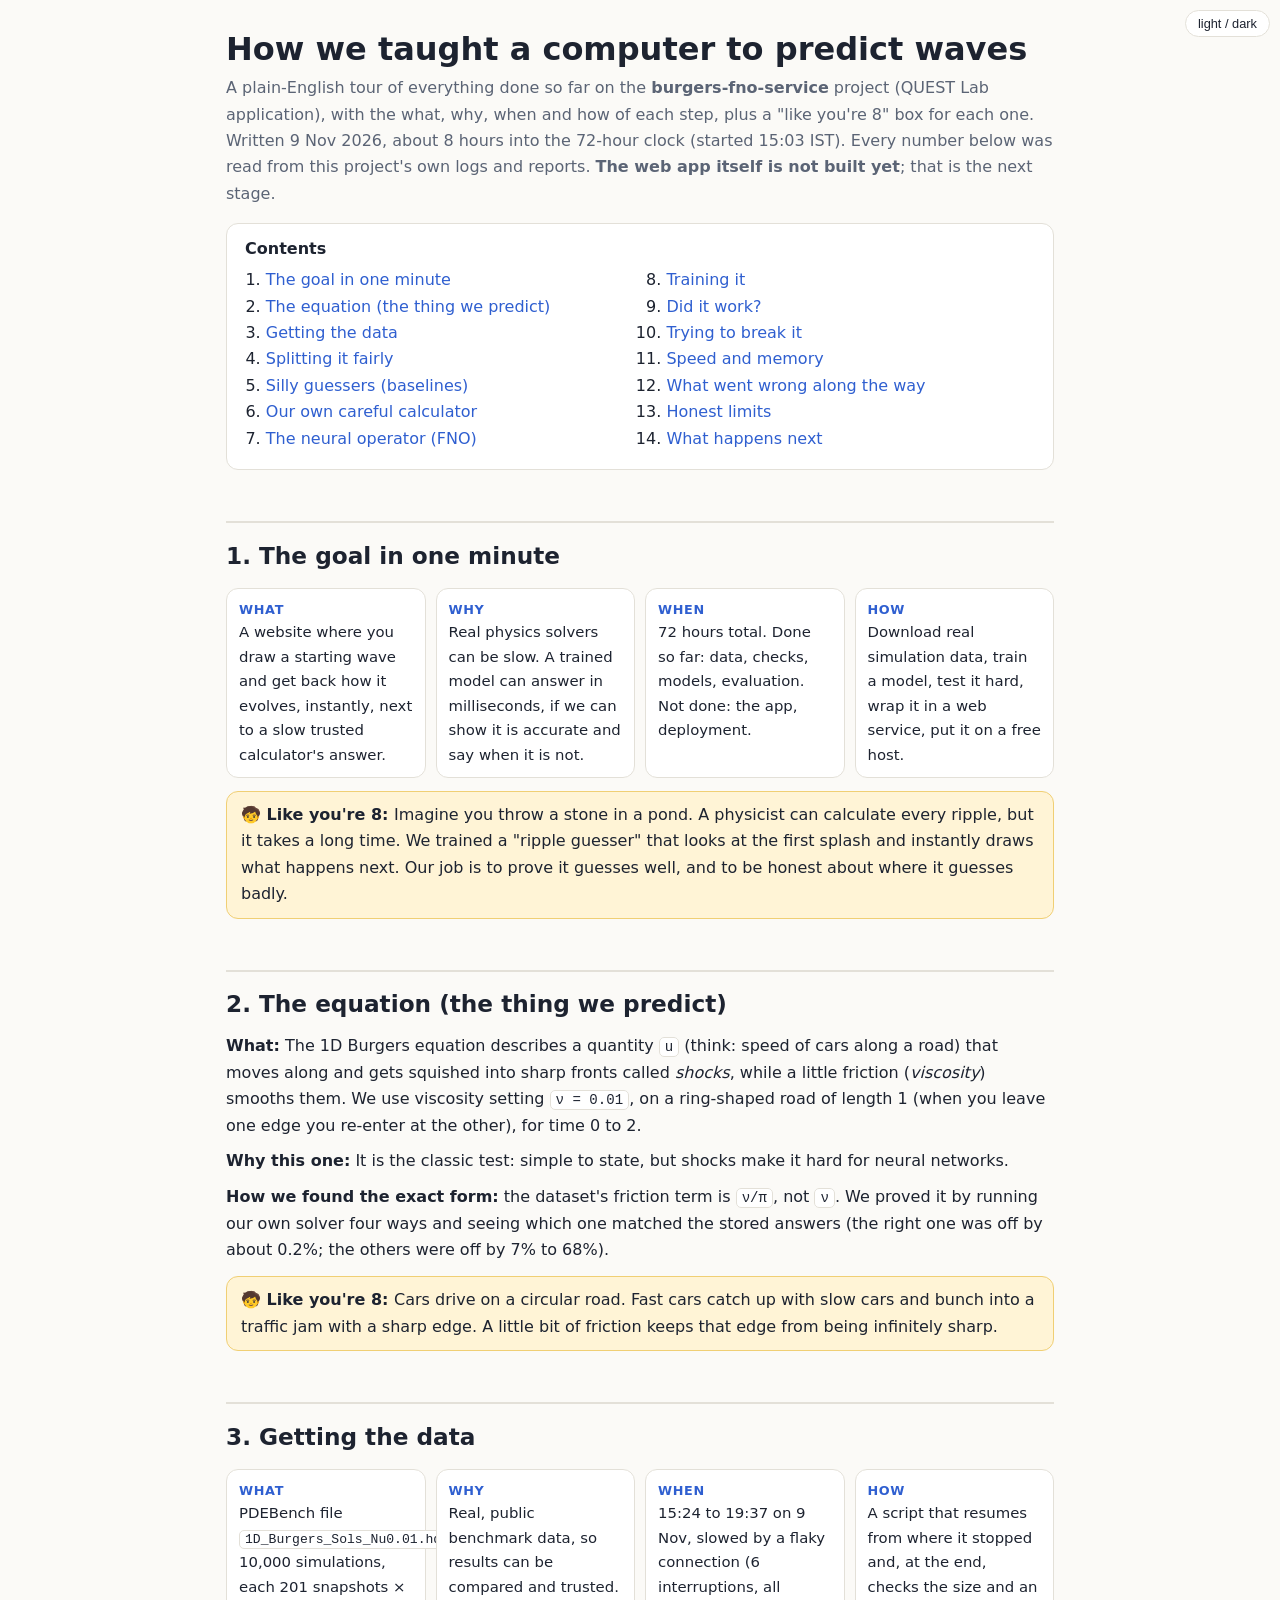
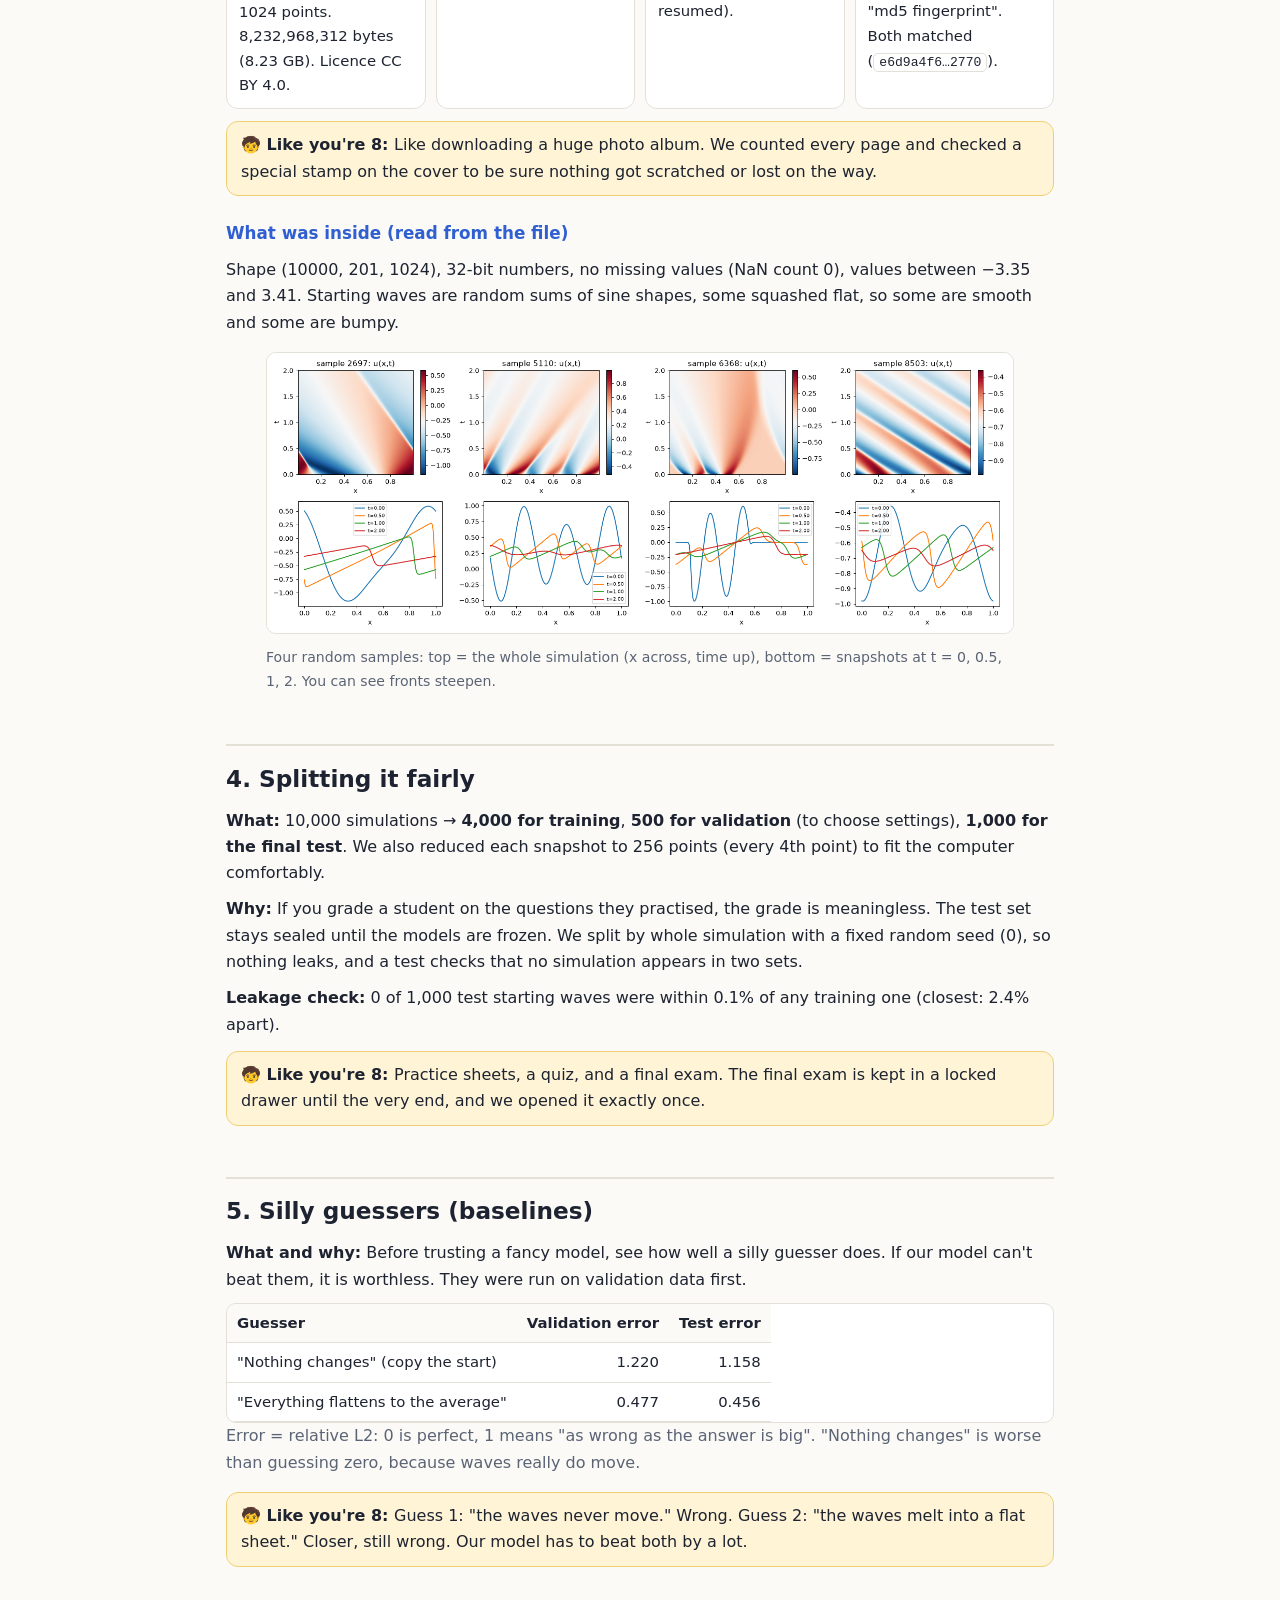
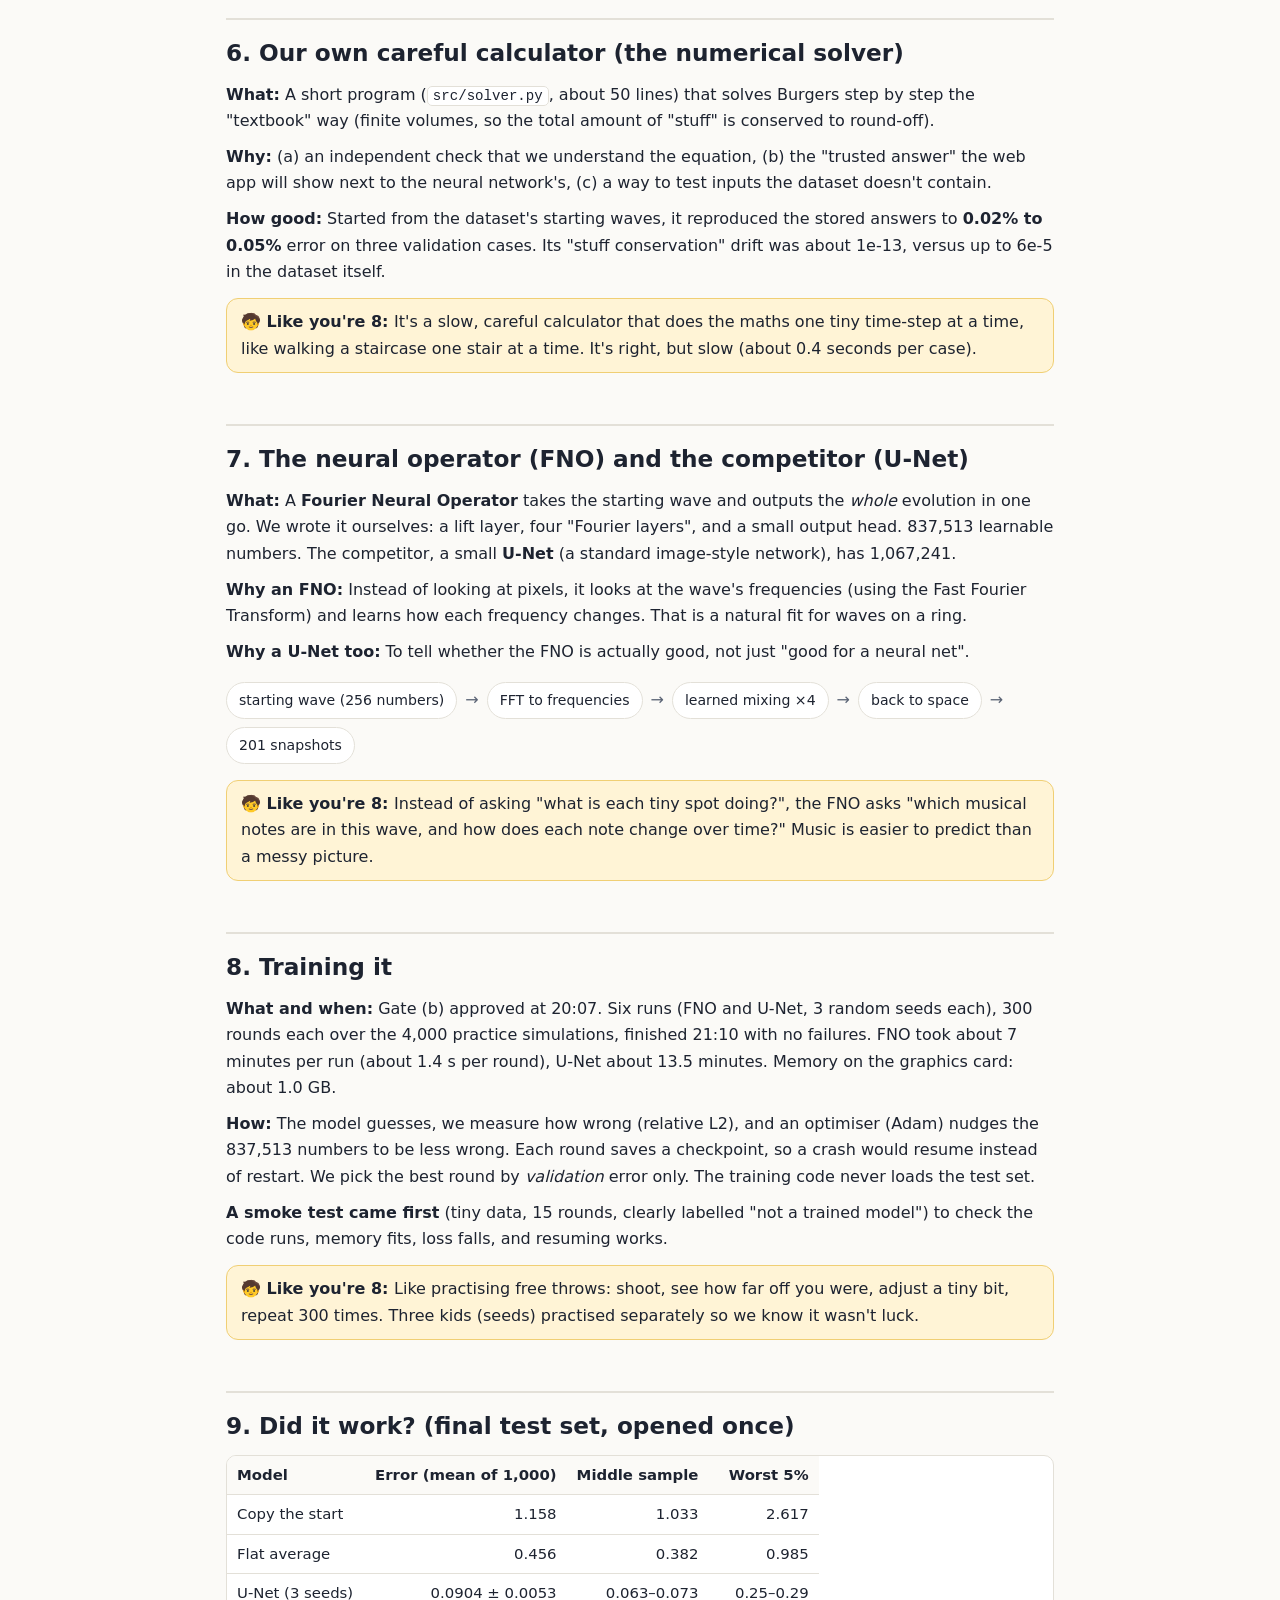
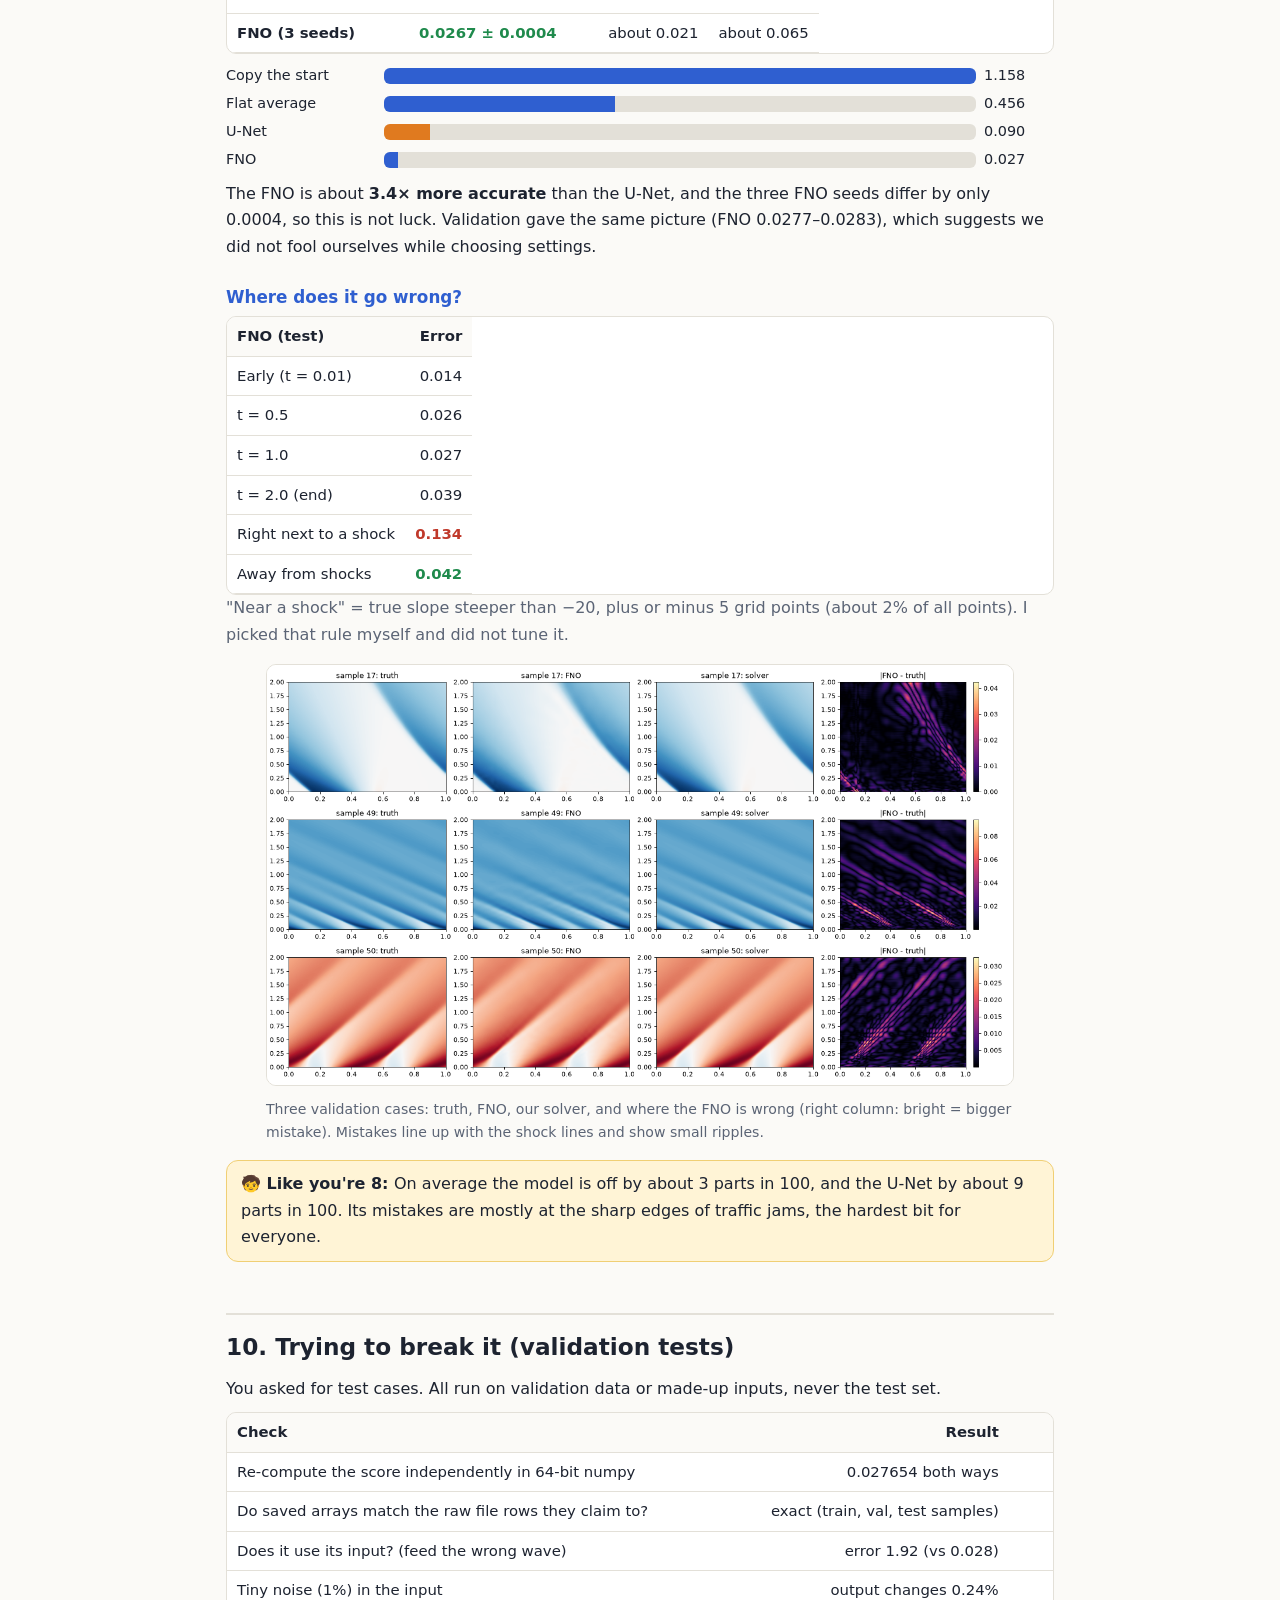
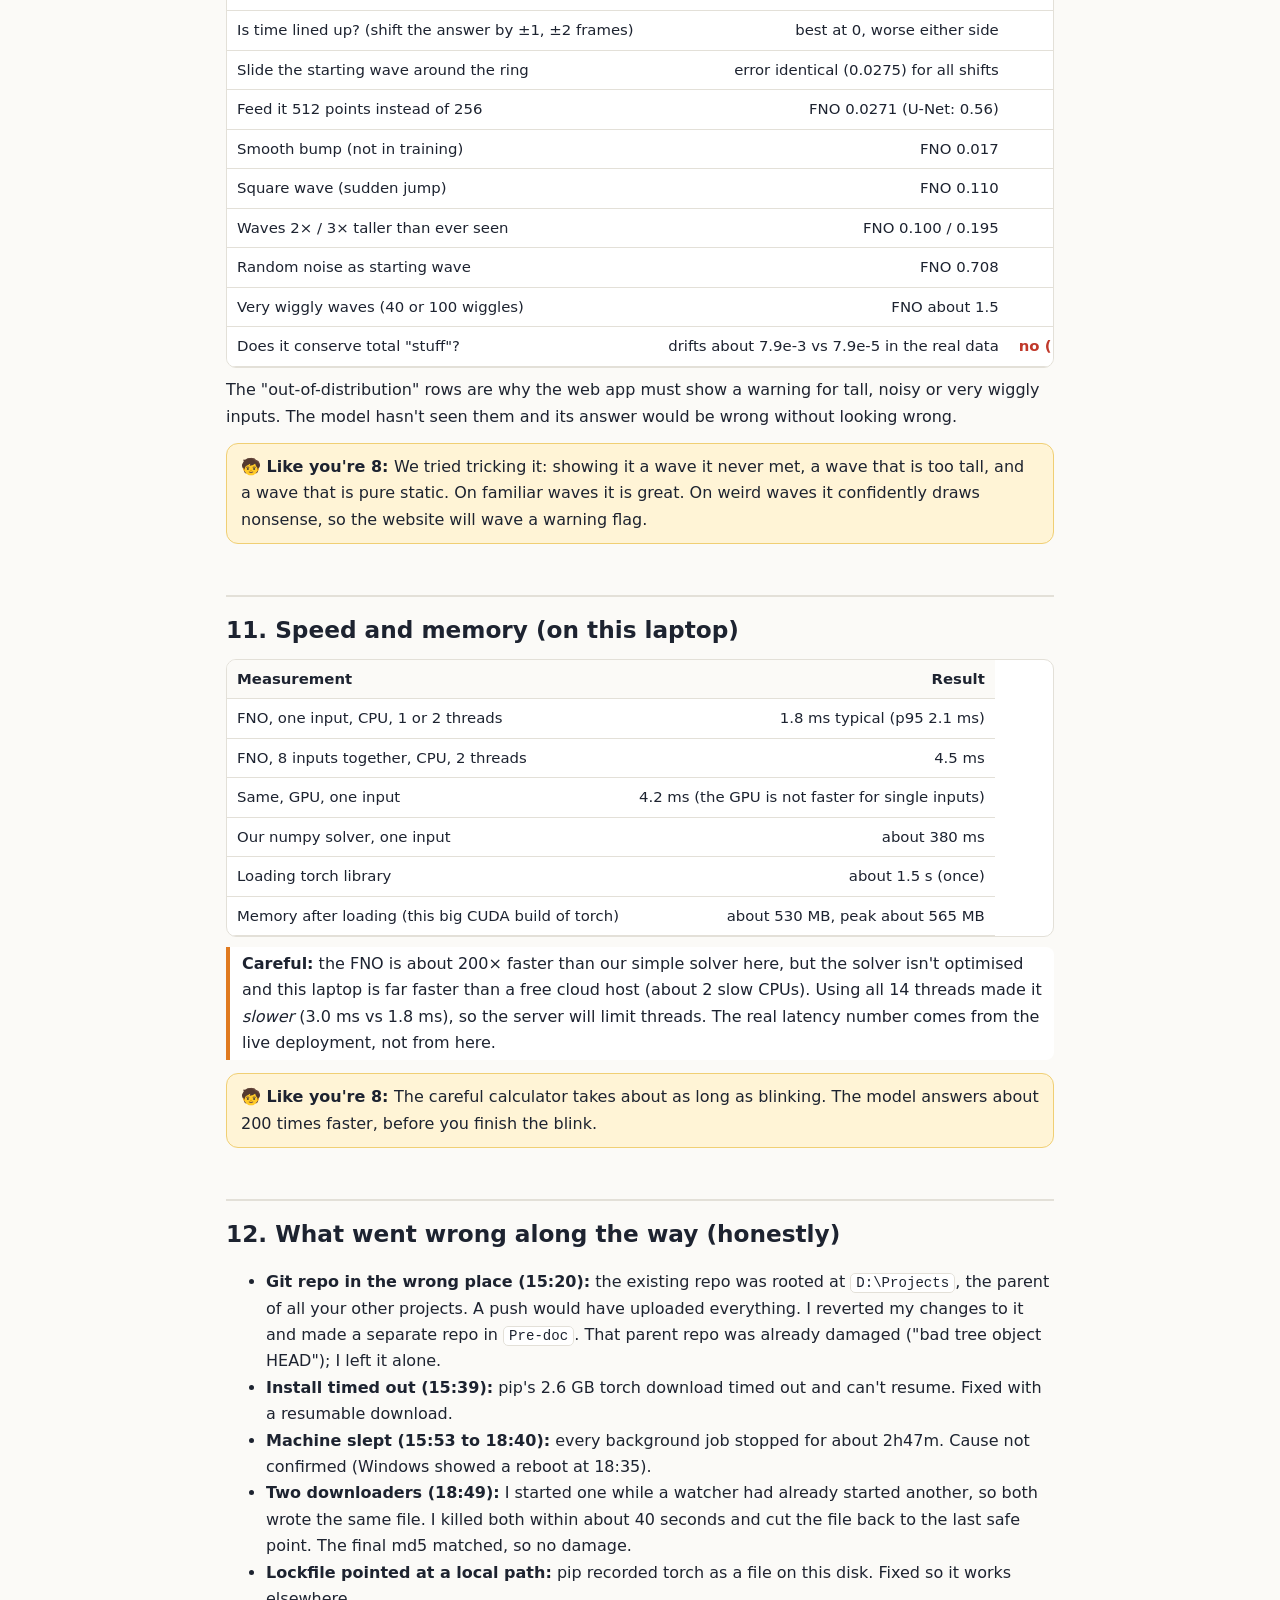
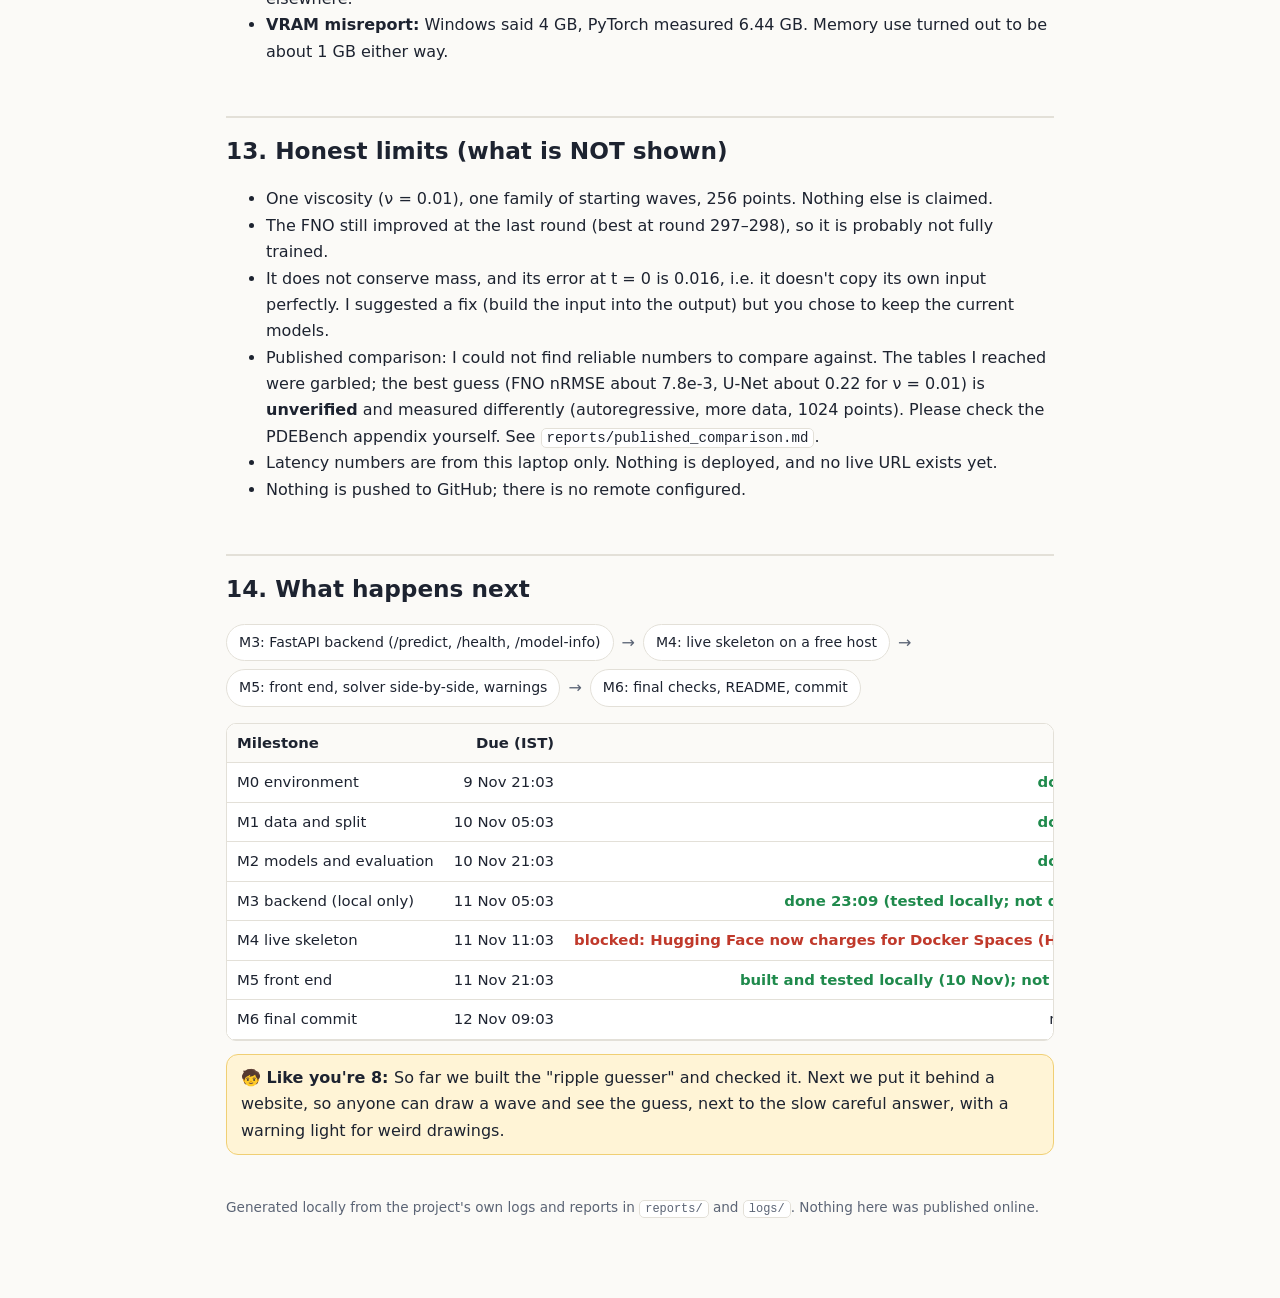
<file: docs/process_explained.html>
<!doctype html>
<html lang="en">
<head>
<meta charset="utf-8">
<meta name="viewport" content="width=device-width, initial-scale=1">
<title>How We Taught a Computer to Predict Waves</title>
<style>
  :root{
    --bg:#fbfaf7; --card:#ffffff; --ink:#1d2330; --muted:#5b6475; --line:#e3e0d8;
    --brand:#2f5fd0; --brand2:#e07a1f; --good:#1f8a4c; --bad:#c0392b; --kid:#fff4d6; --kidline:#f0cf74;
  }
  @media (prefers-color-scheme: dark){
    :root:not([data-theme="light"]){
      --bg:#14171e; --card:#1c212b; --ink:#e9ecf3; --muted:#a2abbd; --line:#2e3646;
      --brand:#7aa2ff; --brand2:#f0a45a; --good:#5fd08e; --bad:#ff7d6e; --kid:#2b2616; --kidline:#6b5a1f;
    }
  }
  :root[data-theme="dark"]{
    --bg:#14171e; --card:#1c212b; --ink:#e9ecf3; --muted:#a2abbd; --line:#2e3646;
    --brand:#7aa2ff; --brand2:#f0a45a; --good:#5fd08e; --bad:#ff7d6e; --kid:#2b2616; --kidline:#6b5a1f;
  }
  *{box-sizing:border-box}
  body{margin:0;background:var(--bg);color:var(--ink);font:16px/1.65 system-ui,-apple-system,"Segoe UI",Roboto,sans-serif}
  .wrap{max-width:860px;margin:0 auto;padding:24px 16px 80px}
  h1{font-size:2rem;line-height:1.2;margin:.2em 0}
  h2{font-size:1.45rem;margin:2.2em 0 .4em;padding-top:.6em;border-top:2px solid var(--line)}
  h3{font-size:1.05rem;margin:1.4em 0 .3em;color:var(--brand)}
  p{margin:.6em 0}
  .sub{color:var(--muted);margin:0 0 1em}
  .toc{background:var(--card);border:1px solid var(--line);border-radius:12px;padding:12px 18px}
  .toc a{color:var(--brand);text-decoration:none} .toc a:hover{text-decoration:underline}
  .toc ol{margin:.3em 0;padding-left:1.3em;columns:2;column-gap:2em} @media (max-width:640px){.toc ol{columns:1}}
  .kid{background:var(--kid);border:1px solid var(--kidline);border-radius:12px;padding:10px 14px;margin:.8em 0}
  .kid::before{content:"🧒 Like you're 8: ";font-weight:700}
  .grid{display:grid;grid-template-columns:repeat(auto-fit,minmax(190px,1fr));gap:10px;margin:.8em 0}
  .w{background:var(--card);border:1px solid var(--line);border-radius:12px;padding:10px 12px;font-size:.93rem}
  .w b{display:block;color:var(--brand);font-size:.8rem;text-transform:uppercase;letter-spacing:.05em}
  table{border-collapse:collapse;width:100%;background:var(--card);border:1px solid var(--line);border-radius:10px;overflow:hidden;font-size:.93rem;display:block;overflow-x:auto}
  th,td{padding:7px 10px;border-bottom:1px solid var(--line);text-align:right;white-space:nowrap}
  th:first-child,td:first-child{text-align:left} th{background:var(--bg);font-weight:600}
  .good{color:var(--good);font-weight:600} .bad{color:var(--bad);font-weight:600}
  code{background:var(--card);border:1px solid var(--line);border-radius:5px;padding:1px 5px;font-size:.88em}
  .flow{display:flex;flex-wrap:wrap;gap:8px;align-items:center;margin:1em 0}
  .flow span{background:var(--card);border:1px solid var(--line);border-radius:999px;padding:6px 12px;font-size:.88rem}
  .flow i{color:var(--muted);font-style:normal}
  img{max-width:100%;border:1px solid var(--line);border-radius:10px;background:#fff}
  figcaption{color:var(--muted);font-size:.88rem;margin-top:4px}
  .bar{display:grid;grid-template-columns:150px 1fr 70px;gap:8px;align-items:center;margin:4px 0;font-size:.9rem}
  .bar div.t{background:var(--line);border-radius:6px;height:16px;overflow:hidden} .bar div.t div{height:100%;background:var(--brand)}
  .bar.o div.t div{background:var(--brand2)}
  .note{border-left:4px solid var(--brand2);padding:4px 12px;background:var(--card);border-radius:0 8px 8px 0}
  .theme{position:fixed;top:10px;right:10px;background:var(--card);color:var(--ink);border:1px solid var(--line);border-radius:999px;padding:5px 12px;cursor:pointer;font-size:.8rem}
  footer{color:var(--muted);font-size:.85rem;margin-top:3em}
</style>
</head>
<body>
<button class="theme" id="theme" aria-label="Toggle light or dark">light / dark</button>
<div class="wrap">

<h1>How we taught a computer to predict waves</h1>
<p class="sub">A plain-English tour of everything done so far on the <b>burgers-fno-service</b> project (QUEST Lab application), with the what, why, when and how of each step, plus a "like you're 8" box for each one.
Written 9 Nov 2026, about 8 hours into the 72-hour clock (started 15:03 IST). Every number below was read from this project's own logs and reports. <b>The web app itself is not built yet</b>; that is the next stage.</p>

<nav class="toc"><b>Contents</b>
<ol>
<li><a href="#goal">The goal in one minute</a></li>
<li><a href="#equation">The equation (the thing we predict)</a></li>
<li><a href="#data">Getting the data</a></li>
<li><a href="#split">Splitting it fairly</a></li>
<li><a href="#baselines">Silly guessers (baselines)</a></li>
<li><a href="#solver">Our own careful calculator</a></li>
<li><a href="#fno">The neural operator (FNO)</a></li>
<li><a href="#train">Training it</a></li>
<li><a href="#results">Did it work?</a></li>
<li><a href="#tests">Trying to break it</a></li>
<li><a href="#speed">Speed and memory</a></li>
<li><a href="#wrong">What went wrong along the way</a></li>
<li><a href="#limits">Honest limits</a></li>
<li><a href="#next">What happens next</a></li>
</ol></nav>

<h2 id="goal">1. The goal in one minute</h2>
<div class="grid">
  <div class="w"><b>What</b>A website where you draw a starting wave and get back how it evolves, instantly, next to a slow trusted calculator's answer.</div>
  <div class="w"><b>Why</b>Real physics solvers can be slow. A trained model can answer in milliseconds, if we can show it is accurate and say when it is not.</div>
  <div class="w"><b>When</b>72 hours total. Done so far: data, checks, models, evaluation. Not done: the app, deployment.</div>
  <div class="w"><b>How</b>Download real simulation data, train a model, test it hard, wrap it in a web service, put it on a free host.</div>
</div>
<div class="kid">Imagine you throw a stone in a pond. A physicist can calculate every ripple, but it takes a long time. We trained a "ripple guesser" that looks at the first splash and instantly draws what happens next. Our job is to prove it guesses well, and to be honest about where it guesses badly.</div>

<h2 id="equation">2. The equation (the thing we predict)</h2>
<p><b>What:</b> The 1D Burgers equation describes a quantity <code>u</code> (think: speed of cars along a road) that moves along and gets squished into sharp fronts called <em>shocks</em>, while a little friction (<em>viscosity</em>) smooths them. We use viscosity setting <code>ν = 0.01</code>, on a ring-shaped road of length 1 (when you leave one edge you re-enter at the other), for time 0 to 2.</p>
<p><b>Why this one:</b> It is the classic test: simple to state, but shocks make it hard for neural networks.</p>
<p><b>How we found the exact form:</b> the dataset's friction term is <code>ν/π</code>, not <code>ν</code>. We proved it by running our own solver four ways and seeing which one matched the stored answers (the right one was off by about 0.2%; the others were off by 7% to 68%).</p>
<div class="kid">Cars drive on a circular road. Fast cars catch up with slow cars and bunch into a traffic jam with a sharp edge. A little bit of friction keeps that edge from being infinitely sharp.</div>

<h2 id="data">3. Getting the data</h2>
<div class="grid">
  <div class="w"><b>What</b>PDEBench file <code>1D_Burgers_Sols_Nu0.01.hdf5</code>: 10,000 simulations, each 201 snapshots × 1024 points. 8,232,968,312 bytes (8.23 GB). Licence CC BY 4.0.</div>
  <div class="w"><b>Why</b>Real, public benchmark data, so results can be compared and trusted.</div>
  <div class="w"><b>When</b>15:24 to 19:37 on 9 Nov, slowed by a flaky connection (6 interruptions, all resumed).</div>
  <div class="w"><b>How</b>A script that resumes from where it stopped and, at the end, checks the size and an "md5 fingerprint". Both matched (<code>e6d9a4f6…2770</code>).</div>
</div>
<div class="kid">Like downloading a huge photo album. We counted every page and checked a special stamp on the cover to be sure nothing got scratched or lost on the way.</div>
<h3>What was inside (read from the file)</h3>
<p>Shape (10000, 201, 1024), 32-bit numbers, no missing values (NaN count 0), values between −3.35 and 3.41. Starting waves are random sums of sine shapes, some squashed flat, so some are smooth and some are bumpy.</p>
<figure><img src="../reports/samples.png" alt="four example simulations as colour maps with time going up"><figcaption>Four random samples: top = the whole simulation (x across, time up), bottom = snapshots at t = 0, 0.5, 1, 2. You can see fronts steepen.</figcaption></figure>

<h2 id="split">4. Splitting it fairly</h2>
<p><b>What:</b> 10,000 simulations → <b>4,000 for training</b>, <b>500 for validation</b> (to choose settings), <b>1,000 for the final test</b>. We also reduced each snapshot to 256 points (every 4th point) to fit the computer comfortably.</p>
<p><b>Why:</b> If you grade a student on the questions they practised, the grade is meaningless. The test set stays sealed until the models are frozen. We split by whole simulation with a fixed random seed (0), so nothing leaks, and a test checks that no simulation appears in two sets.</p>
<p><b>Leakage check:</b> 0 of 1,000 test starting waves were within 0.1% of any training one (closest: 2.4% apart).</p>
<div class="kid">Practice sheets, a quiz, and a final exam. The final exam is kept in a locked drawer until the very end, and we opened it exactly once.</div>

<h2 id="baselines">5. Silly guessers (baselines)</h2>
<p><b>What and why:</b> Before trusting a fancy model, see how well a silly guesser does. If our model can't beat them, it is worthless. They were run on validation data first.</p>
<table><tr><th>Guesser</th><th>Validation error</th><th>Test error</th></tr>
<tr><td>"Nothing changes" (copy the start)</td><td>1.220</td><td>1.158</td></tr>
<tr><td>"Everything flattens to the average"</td><td>0.477</td><td>0.456</td></tr></table>
<p class="sub">Error = relative L2: 0 is perfect, 1 means "as wrong as the answer is big". "Nothing changes" is worse than guessing zero, because waves really do move.</p>
<div class="kid">Guess 1: "the waves never move." Wrong. Guess 2: "the waves melt into a flat sheet." Closer, still wrong. Our model has to beat both by a lot.</div>

<h2 id="solver">6. Our own careful calculator (the numerical solver)</h2>
<p><b>What:</b> A short program (<code>src/solver.py</code>, about 50 lines) that solves Burgers step by step the "textbook" way (finite volumes, so the total amount of "stuff" is conserved to round-off).</p>
<p><b>Why:</b> (a) an independent check that we understand the equation, (b) the "trusted answer" the web app will show next to the neural network's, (c) a way to test inputs the dataset doesn't contain.</p>
<p><b>How good:</b> Started from the dataset's starting waves, it reproduced the stored answers to <b>0.02% to 0.05%</b> error on three validation cases. Its "stuff conservation" drift was about 1e-13, versus up to 6e-5 in the dataset itself.</p>
<div class="kid">It's a slow, careful calculator that does the maths one tiny time-step at a time, like walking a staircase one stair at a time. It's right, but slow (about 0.4 seconds per case).</div>

<h2 id="fno">7. The neural operator (FNO) and the competitor (U-Net)</h2>
<p><b>What:</b> A <b>Fourier Neural Operator</b> takes the starting wave and outputs the <em>whole</em> evolution in one go. We wrote it ourselves: a lift layer, four "Fourier layers", and a small output head. 837,513 learnable numbers. The competitor, a small <b>U-Net</b> (a standard image-style network), has 1,067,241.</p>
<p><b>Why an FNO:</b> Instead of looking at pixels, it looks at the wave's frequencies (using the Fast Fourier Transform) and learns how each frequency changes. That is a natural fit for waves on a ring.</p>
<p><b>Why a U-Net too:</b> To tell whether the FNO is actually good, not just "good for a neural net".</p>
<div class="flow"><span>starting wave (256 numbers)</span><i>→</i><span>FFT to frequencies</span><i>→</i><span>learned mixing ×4</span><i>→</i><span>back to space</span><i>→</i><span>201 snapshots</span></div>
<div class="kid">Instead of asking "what is each tiny spot doing?", the FNO asks "which musical notes are in this wave, and how does each note change over time?" Music is easier to predict than a messy picture.</div>

<h2 id="train">8. Training it</h2>
<p><b>What and when:</b> Gate (b) approved at 20:07. Six runs (FNO and U-Net, 3 random seeds each), 300 rounds each over the 4,000 practice simulations, finished 21:10 with no failures. FNO took about 7 minutes per run (about 1.4 s per round), U-Net about 13.5 minutes. Memory on the graphics card: about 1.0 GB.</p>
<p><b>How:</b> The model guesses, we measure how wrong (relative L2), and an optimiser (Adam) nudges the 837,513 numbers to be less wrong. Each round saves a checkpoint, so a crash would resume instead of restart. We pick the best round by <em>validation</em> error only. The training code never loads the test set.</p>
<p><b>A smoke test came first</b> (tiny data, 15 rounds, clearly labelled "not a trained model") to check the code runs, memory fits, loss falls, and resuming works.</p>
<div class="kid">Like practising free throws: shoot, see how far off you were, adjust a tiny bit, repeat 300 times. Three kids (seeds) practised separately so we know it wasn't luck.</div>

<h2 id="results">9. Did it work? (final test set, opened once)</h2>
<table>
<tr><th>Model</th><th>Error (mean of 1,000)</th><th>Middle sample</th><th>Worst 5%</th></tr>
<tr><td>Copy the start</td><td>1.158</td><td>1.033</td><td>2.617</td></tr>
<tr><td>Flat average</td><td>0.456</td><td>0.382</td><td>0.985</td></tr>
<tr><td>U-Net (3 seeds)</td><td>0.0904 ± 0.0053</td><td>0.063–0.073</td><td>0.25–0.29</td></tr>
<tr><td><b>FNO (3 seeds)</b></td><td class="good">0.0267 ± 0.0004</td><td>about 0.021</td><td>about 0.065</td></tr>
</table>
<div style="margin-top:10px">
<div class="bar"><span>Copy the start</span><div class="t"><div style="width:100%"></div></div><span>1.158</span></div>
<div class="bar"><span>Flat average</span><div class="t"><div style="width:39%"></div></div><span>0.456</span></div>
<div class="bar o"><span>U-Net</span><div class="t"><div style="width:7.8%"></div></div><span>0.090</span></div>
<div class="bar"><span>FNO</span><div class="t"><div style="width:2.3%"></div></div><span>0.027</span></div>
</div>
<p>The FNO is about <b>3.4× more accurate</b> than the U-Net, and the three FNO seeds differ by only 0.0004, so this is not luck. Validation gave the same picture (FNO 0.0277–0.0283), which suggests we did not fool ourselves while choosing settings.</p>
<h3>Where does it go wrong?</h3>
<table>
<tr><th>FNO (test)</th><th>Error</th></tr>
<tr><td>Early (t = 0.01)</td><td>0.014</td></tr><tr><td>t = 0.5</td><td>0.026</td></tr><tr><td>t = 1.0</td><td>0.027</td></tr><tr><td>t = 2.0 (end)</td><td>0.039</td></tr>
<tr><td>Right next to a shock</td><td class="bad">0.134</td></tr><tr><td>Away from shocks</td><td class="good">0.042</td></tr>
</table>
<p class="sub">"Near a shock" = true slope steeper than −20, plus or minus 5 grid points (about 2% of all points). I picked that rule myself and did not tune it.</p>
<figure><img src="../reports/spotcheck.png" alt="truth, FNO, solver and error for three validation samples"><figcaption>Three validation cases: truth, FNO, our solver, and where the FNO is wrong (right column: bright = bigger mistake). Mistakes line up with the shock lines and show small ripples.</figcaption></figure>
<div class="kid">On average the model is off by about 3 parts in 100, and the U-Net by about 9 parts in 100. Its mistakes are mostly at the sharp edges of traffic jams, the hardest bit for everyone.</div>

<h2 id="tests">10. Trying to break it (validation tests)</h2>
<p>You asked for test cases. All run on validation data or made-up inputs, never the test set.</p>
<table>
<tr><th>Check</th><th>Result</th><th>Verdict</th></tr>
<tr><td>Re-compute the score independently in 64-bit numpy</td><td>0.027654 both ways</td><td class="good">pass</td></tr>
<tr><td>Do saved arrays match the raw file rows they claim to?</td><td>exact (train, val, test samples)</td><td class="good">pass</td></tr>
<tr><td>Does it use its input? (feed the wrong wave)</td><td>error 1.92 (vs 0.028)</td><td class="good">pass</td></tr>
<tr><td>Tiny noise (1%) in the input</td><td>output changes 0.24%</td><td class="good">stable</td></tr>
<tr><td>Is time lined up? (shift the answer by ±1, ±2 frames)</td><td>best at 0, worse either side</td><td class="good">pass</td></tr>
<tr><td>Slide the starting wave around the ring</td><td>error identical (0.0275) for all shifts</td><td class="good">pass</td></tr>
<tr><td>Feed it 512 points instead of 256</td><td>FNO 0.0271 (U-Net: 0.56)</td><td class="good">FNO fine</td></tr>
<tr><td>Smooth bump (not in training)</td><td>FNO 0.017</td><td class="good">fine</td></tr>
<tr><td>Square wave (sudden jump)</td><td>FNO 0.110</td><td class="bad">4× worse</td></tr>
<tr><td>Waves 2× / 3× taller than ever seen</td><td>FNO 0.100 / 0.195</td><td class="bad">degrades</td></tr>
<tr><td>Random noise as starting wave</td><td>FNO 0.708</td><td class="bad">fails</td></tr>
<tr><td>Very wiggly waves (40 or 100 wiggles)</td><td>FNO about 1.5</td><td class="bad">fails badly</td></tr>
<tr><td>Does it conserve total "stuff"?</td><td>drifts about 7.9e-3 vs 7.9e-5 in the real data</td><td class="bad">no (100× more drift)</td></tr>
</table>
<p>The "out-of-distribution" rows are why the web app must show a warning for tall, noisy or very wiggly inputs. The model hasn't seen them and its answer would be wrong without looking wrong.</p>
<div class="kid">We tried tricking it: showing it a wave it never met, a wave that is too tall, and a wave that is pure static. On familiar waves it is great. On weird waves it confidently draws nonsense, so the website will wave a warning flag.</div>

<h2 id="speed">11. Speed and memory (on this laptop)</h2>
<table>
<tr><th>Measurement</th><th>Result</th></tr>
<tr><td>FNO, one input, CPU, 1 or 2 threads</td><td>1.8 ms typical (p95 2.1 ms)</td></tr>
<tr><td>FNO, 8 inputs together, CPU, 2 threads</td><td>4.5 ms</td></tr>
<tr><td>Same, GPU, one input</td><td>4.2 ms (the GPU is not faster for single inputs)</td></tr>
<tr><td>Our numpy solver, one input</td><td>about 380 ms</td></tr>
<tr><td>Loading torch library</td><td>about 1.5 s (once)</td></tr>
<tr><td>Memory after loading (this big CUDA build of torch)</td><td>about 530 MB, peak about 565 MB</td></tr>
</table>
<p class="note"><b>Careful:</b> the FNO is about 200× faster than our simple solver here, but the solver isn't optimised and this laptop is far faster than a free cloud host (about 2 slow CPUs). Using all 14 threads made it <em>slower</em> (3.0 ms vs 1.8 ms), so the server will limit threads. The real latency number comes from the live deployment, not from here.</p>
<div class="kid">The careful calculator takes about as long as blinking. The model answers about 200 times faster, before you finish the blink.</div>

<h2 id="wrong">12. What went wrong along the way (honestly)</h2>
<ul>
<li><b>Git repo in the wrong place (15:20):</b> the existing repo was rooted at <code>D:\Projects</code>, the parent of all your other projects. A push would have uploaded everything. I reverted my changes to it and made a separate repo in <code>Pre-doc</code>. That parent repo was already damaged ("bad tree object HEAD"); I left it alone.</li>
<li><b>Install timed out (15:39):</b> pip's 2.6 GB torch download timed out and can't resume. Fixed with a resumable download.</li>
<li><b>Machine slept (15:53 to 18:40):</b> every background job stopped for about 2h47m. Cause not confirmed (Windows showed a reboot at 18:35).</li>
<li><b>Two downloaders (18:49):</b> I started one while a watcher had already started another, so both wrote the same file. I killed both within about 40 seconds and cut the file back to the last safe point. The final md5 matched, so no damage.</li>
<li><b>Lockfile pointed at a local path:</b> pip recorded torch as a file on this disk. Fixed so it works elsewhere.</li>
<li><b>VRAM misreport:</b> Windows said 4 GB, PyTorch measured 6.44 GB. Memory use turned out to be about 1 GB either way.</li>
</ul>

<h2 id="limits">13. Honest limits (what is NOT shown)</h2>
<ul>
<li>One viscosity (ν = 0.01), one family of starting waves, 256 points. Nothing else is claimed.</li>
<li>The FNO still improved at the last round (best at round 297–298), so it is probably not fully trained.</li>
<li>It does not conserve mass, and its error at t = 0 is 0.016, i.e. it doesn't copy its own input perfectly. I suggested a fix (build the input into the output) but you chose to keep the current models.</li>
<li>Published comparison: I could not find reliable numbers to compare against. The tables I reached were garbled; the best guess (FNO nRMSE about 7.8e-3, U-Net about 0.22 for ν = 0.01) is <b>unverified</b> and measured differently (autoregressive, more data, 1024 points). Please check the PDEBench appendix yourself. See <code>reports/published_comparison.md</code>.</li>
<li>Latency numbers are from this laptop only. Nothing is deployed, and no live URL exists yet.</li>
<li>Nothing is pushed to GitHub; there is no remote configured.</li>
</ul>

<h2 id="next">14. What happens next</h2>
<div class="flow"><span>M3: FastAPI backend (/predict, /health, /model-info)</span><i>→</i><span>M4: live skeleton on a free host</span><i>→</i><span>M5: front end, solver side-by-side, warnings</span><i>→</i><span>M6: final checks, README, commit</span></div>
<table><tr><th>Milestone</th><th>Due (IST)</th><th>State</th></tr>
<tr><td>M0 environment</td><td>9 Nov 21:03</td><td class="good">done 18:52</td></tr>
<tr><td>M1 data and split</td><td>10 Nov 05:03</td><td class="good">done 20:07</td></tr>
<tr><td>M2 models and evaluation</td><td>10 Nov 21:03</td><td class="good">done 21:13</td></tr>
<tr><td>M3 backend (local only)</td><td>11 Nov 05:03</td><td class="good">done 23:09 (tested locally; not deployed)</td></tr>
<tr><td>M4 live skeleton</td><td>11 Nov 11:03</td><td class="bad">blocked: Hugging Face now charges for Docker Spaces (HTTP 402)</td></tr>
<tr><td>M5 front end</td><td>11 Nov 21:03</td><td class="good">built and tested locally (10 Nov); not deployed</td></tr>
<tr><td>M6 final commit</td><td>12 Nov 09:03</td><td>not started</td></tr></table>
<div class="kid">So far we built the "ripple guesser" and checked it. Next we put it behind a website, so anyone can draw a wave and see the guess, next to the slow careful answer, with a warning light for weird drawings.</div>

<footer>Generated locally from the project's own logs and reports in <code>reports/</code> and <code>logs/</code>. Nothing here was published online.</footer>
</div>
<script>
  (function(){
    var b=document.getElementById('theme'), r=document.documentElement;
    try{var s=localStorage.getItem('theme'); if(s) r.setAttribute('data-theme',s);}catch(e){}
    b.addEventListener('click',function(){
      var dark = r.getAttribute('data-theme')==='dark' || (!r.getAttribute('data-theme') && matchMedia('(prefers-color-scheme: dark)').matches);
      var n = dark ? 'light' : 'dark'; r.setAttribute('data-theme', n);
      try{localStorage.setItem('theme', n);}catch(e){}
    });
  })();
</script>
</body>
</html>
</file>
